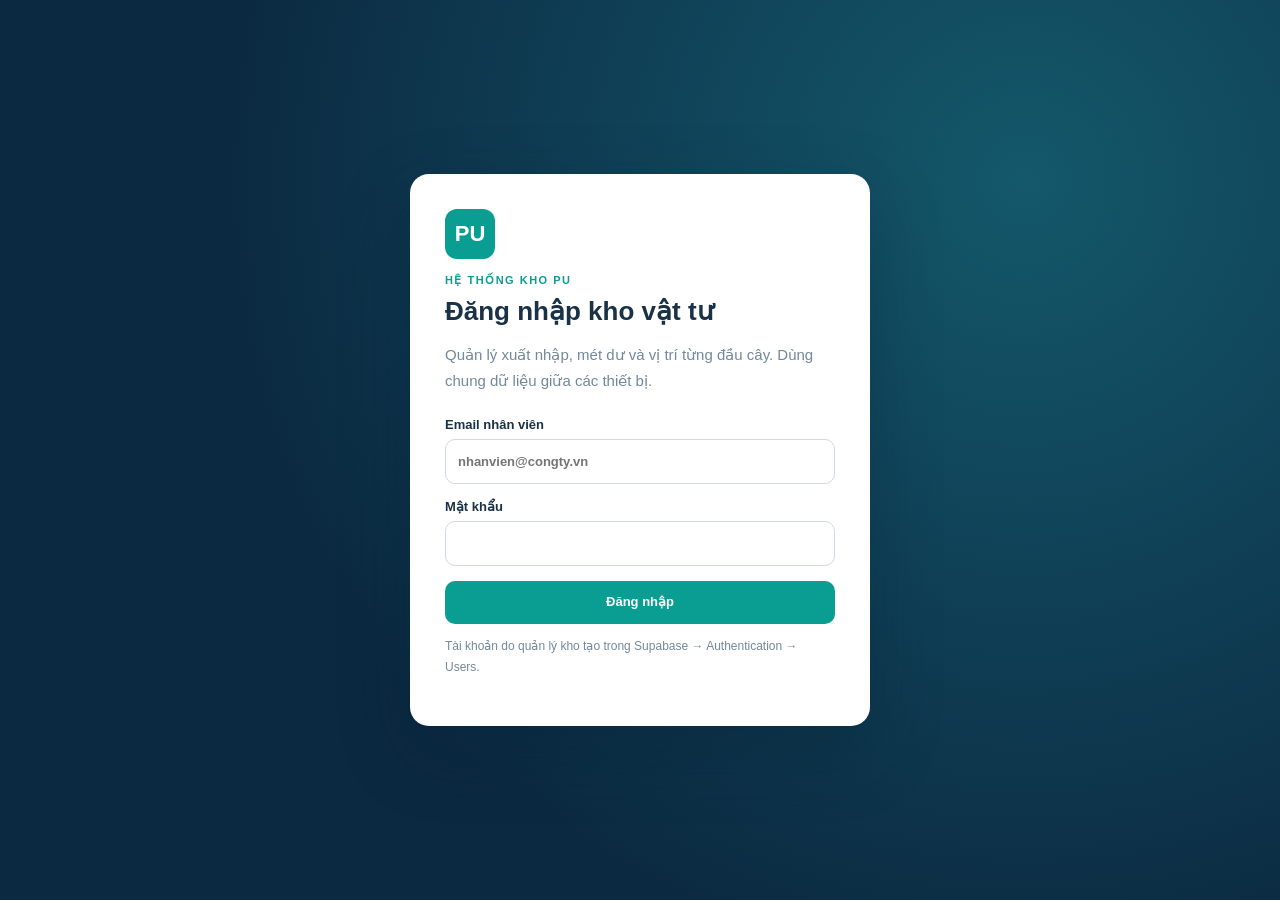
<file: index.html>
<!doctype html>
<html lang="vi">
<head>
  <meta charset="utf-8">
  <meta name="viewport" content="width=device-width,initial-scale=1,viewport-fit=cover">
  <meta name="theme-color" content="#0b2941">
  <meta name="description" content="Quản lý kho vật tư PU may giày - SAP, P/O, cây PU, mét dư, vị trí và mã QR.">
  <title>KHO PU · Quản lý vật tư may giày</title>
  <link rel="stylesheet" href="./style.css">
  <script defer src="./vendor/supabase.min.js"></script>
  <script defer src="./vendor/html5-qrcode.min.js"></script>
  <script defer src="./vendor/qrcode.min.js"></script>
  <script defer src="./vendor/exceljs.min.js"></script>
  <script defer src="./config.js"></script>
  <script defer src="./app.js"></script>
</head>
<body>
  <div id="toast" role="status" aria-live="polite"></div>
  <section id="login-screen" class="login-screen" hidden>
    <div class="login-card">
      <div class="login-icon">PU</div>
      <div class="small-heading">HỆ THỐNG KHO PU</div>
      <h1>Đăng nhập kho vật tư</h1>
      <p class="secondary">Quản lý xuất nhập, mét dư và vị trí từng đầu cây. Dùng chung dữ liệu giữa các thiết bị.</p>
      <form id="login-form" class="stack">
        <label>Email nhân viên<input type="email" name="email" autocomplete="username" required placeholder="nhanvien@congty.vn"></label>
        <label>Mật khẩu<input type="password" name="password" autocomplete="current-password" required></label>
        <button class="btn primary block" type="submit">Đăng nhập</button>
      </form>
      <p class="hint">Tài khoản do quản lý kho tạo trong Supabase → Authentication → Users.</p>
      <div id="login-error" class="error-text" role="alert"></div>
    </div>
  </section>
  <div id="app-shell" hidden>
    <header class="topbar">
      <a class="brand" href="./" aria-label="Trang chủ kho PU"><span class="brand-icon">PU</span><span><b>QUẢN LÝ KHO PU</b><small>May giày • Xuất – nhập – tồn</small></span></a>
      <div class="topbar-right"><span id="signed-user" class="signed-user"></span><button class="btn subtle small" id="signout">Đăng xuất</button></div>
    </header>
    <nav class="tabbar" aria-label="Chức năng">
      <button class="tab active" data-tab="home">▦ <span>Tổng quan</span></button>
      <button class="tab" data-tab="inbound">↧ <span>Nhập kho</span></button>
      <button class="tab" data-tab="issue">↗ <span>Xuất kho</span></button>
      <button class="tab" data-tab="rolls">▥ <span>Đầu cây</span></button>
      <button class="tab" data-tab="scan">▣ <span>Quét QR</span></button>
      <button class="tab" data-tab="locations">⌘ <span>Vị trí</span></button>
      <button class="tab" data-tab="history">◷ <span>Lịch sử</span></button>
      <button class="tab" data-tab="reports">▤ <span>Báo cáo</span></button>
    </nav>
    <main class="main-container">
      <div id="loading" class="loading">Đang tải dữ liệu kho...</div>
      <div id="view"></div>
    </main>
    <footer>Kho PU · Dữ liệu đồng bộ trực tuyến và phân quyền đăng nhập</footer>
  </div>
  <section id="setup-screen" class="login-screen" hidden>
    <div class="login-card">
      <div class="login-icon">⚙</div>
      <h1>Chưa cấu hình dữ liệu kho</h1>
      <p class="secondary">Website đã sẵn sàng cho GitHub Pages. Để dùng chung dữ liệu, hãy tạo Supabase và điền Project URL cùng Publishable key vào file <code>config.js</code>.</p>
      <p class="hint">Xem file README_HUONG_DAN.md trong bộ mã nguồn. Tuyệt đối không đưa Secret / Service role key vào GitHub.</p>
    </div>
  </section>
</body>
</html>
</file>
<file: style.css>
:root{--navy:#0b2941;--accent:#099e91;--accentdark:#007d75;--bg:#f5f7fb;--ink:#1a3246;--muted:#72899a;--line:#dfe8ef;--soft:#eff8f6;font-family:Inter,-apple-system,BlinkMacSystemFont,"Segoe UI",Roboto,Arial,sans-serif}
*{box-sizing:border-box}html{font-size:15px}body{margin:0;background:var(--bg);color:var(--ink)}[hidden]{display:none!important}button,input,select,textarea{font:inherit}button{cursor:pointer}a{color:#007c80;text-decoration:none}a:hover{text-decoration:underline}input,select,textarea{background:#fff;color:var(--ink);border:1px solid #cfdae4;border-radius:10px;padding:12px;min-height:45px;max-width:100%;width:100%;outline:none}input:focus,select:focus,textarea:focus{border-color:var(--accent);box-shadow:0 0 0 3px #0eaa9120}textarea{min-height:100px;resize:vertical}label{display:grid;gap:7px;font-size:13px;font-weight:700}.secondary,.hint,.muted{color:var(--muted)}.hint{font-size:12px;line-height:1.6}.small-heading{font-size:11px;color:var(--accent);font-weight:800;letter-spacing:1.5px}.stack{display:grid;gap:15px}.btn{display:inline-flex;align-items:center;justify-content:center;gap:7px;padding:12px 16px;font-weight:700;border-radius:10px;border:1px solid transparent;white-space:nowrap;line-height:1.3;font-size:13px}.btn.primary{background:var(--accent);color:white}.btn.primary:hover{background:var(--accentdark)}.btn.subtle{background:white;color:#456175;border-color:#cfdee6}.btn.danger{background:#e65555;color:#fff}.btn.small{font-size:12px;padding:8px 11px}.btn.block{width:100%}.btn:disabled{opacity:.55;cursor:not-allowed}.error-text{color:#b73333;margin-top:14px;font-size:13px}.login-screen{min-height:100dvh;background:radial-gradient(circle at 80% 20%,#14586b,var(--navy) 65%);display:grid;place-items:center;padding:20px}.login-card{background:#fff;border-radius:19px;padding:35px;width:100%;max-width:460px;box-shadow:0 25px 70px #06213755}.login-icon,.brand-icon{display:grid;place-items:center;background:var(--accent);color:#fff;border-radius:12px;font-size:22px;font-weight:850;width:50px;height:50px;margin-bottom:15px}.login-card h1{font-size:26px;line-height:1.2;margin:9px 0}.login-card p{line-height:1.7}.login-card form{margin-top:24px}
.topbar{background:var(--navy);padding:15px max(20px,calc((100% - 1280px)/2));color:#fff;display:flex;justify-content:space-between;align-items:center;gap:12px}.brand{display:flex;align-items:center;gap:12px;color:#fff}.brand:hover{text-decoration:none}.brand-icon{height:39px;width:39px;font-size:17px;margin:0}.brand b{display:block;letter-spacing:.6px;font-size:14px}.brand small{display:block;color:#a5c1cf;font-size:10px;margin-top:3px}.topbar-right{display:flex;align-items:center;gap:10px}.signed-user{font-size:12px;color:#adc7d3;max-width:165px;text-overflow:ellipsis;overflow:hidden;white-space:nowrap}.tabbar{background:#fff;border-bottom:1px solid var(--line);padding:9px max(14px,calc((100% - 1280px)/2));display:flex;gap:6px;overflow-x:auto;scrollbar-width:thin}.tab{color:#658092;background:none;border:0;border-radius:9px;padding:12px 14px;display:flex;align-items:center;gap:9px;font-size:13px;font-weight:700;white-space:nowrap}.tab.active{color:var(--accentdark);background:#e9f8f4}.main-container{max-width:1280px;margin:0 auto;padding:28px 20px;min-height:calc(100dvh - 180px)}footer{text-align:center;padding:15px;color:#a0abb8;font-size:11px}.loading{color:#8294a2;padding:20px;text-align:center}.page-title{display:flex;justify-content:space-between;align-items:center;flex-wrap:wrap;gap:13px;margin-bottom:22px}.page-title h1{font-size:25px;margin:0 0 7px;letter-spacing:-.6px}.page-title p{font-size:13px;margin:0;color:var(--muted)}.action-row{display:flex;gap:10px;align-items:center;flex-wrap:wrap}.card{border:1px solid #e4eaf0;background:#fff;border-radius:14px;box-shadow:0 5px 18px #102e4f08;padding:21px;margin-bottom:17px;min-width:0}.card h2{font-size:16px;margin:0 0 18px}.stat-grid{display:grid;grid-template-columns:repeat(4,1fr);gap:14px;margin-bottom:20px}.stat{padding:19px;border:1px solid #e4eaf0;background:white;border-radius:13px}.stat .icon{display:grid;place-items:center;background:#e7f7f2;border-radius:10px;width:39px;height:39px;font-size:22px;color:var(--accent)}.stat small{display:block;margin:10px 0 4px;color:#7c8ea0}.stat strong{font-size:27px;letter-spacing:-.8px}.stat strong em{font-size:14px;font-style:normal;font-weight:500}.quick-grid{display:grid;grid-template-columns:repeat(4,1fr);gap:12px}.quick{display:flex;align-items:center;gap:10px;background:#fff;border:1px solid #e4eaf0;border-radius:13px;padding:17px;text-align:left;font-size:13px;color:var(--ink);font-weight:700}.quick i{font-size:25px;font-style:normal;color:var(--accent)}.quick:hover{border-color:var(--accent)}.cols{display:grid;grid-template-columns:1.5fr 1fr;gap:18px;align-items:start}.form-grid{display:grid;grid-template-columns:repeat(2,minmax(0,1fr));gap:15px}.full{grid-column:1/-1}.form-actions{display:flex;gap:9px;flex-wrap:wrap;align-items:center;margin-top:18px}.notice{background:#eff8f6;border-left:3px solid var(--accent);border-radius:7px;padding:13px;font-size:12px;color:#3a7972;line-height:1.7;margin:13px 0}.table-scroll{overflow-x:auto}table{border-collapse:collapse;width:100%;min-width:670px;text-align:left;font-size:12px}thead{background:#f7f9fb;color:#728596}th,td{padding:12px;border-bottom:1px solid #ecf0f4;vertical-align:middle}td small{display:block;color:#90a0ae;margin-top:4px}tr.partial{background:#fff9e9}tr.empty{background:#fff0f0}.tag{font-size:11px;font-weight:800;border-radius:100px;padding:5px 9px;white-space:nowrap;display:inline-block}.tag.ok{background:#e1f7e9;color:#198654}.tag.partial{background:#fff0ce;color:#ae7f1c}.tag.empty{background:#ffe1e2;color:#bf494f}.tag.info{background:#e7f1ff;color:#396cb8}.filters{display:flex;gap:8px;flex-wrap:wrap;margin-bottom:15px}.filters input,.filters select{width:auto;flex:1;min-width:115px}.filters input{flex:2}.empty-state{text-align:center;padding:33px;color:#8ba0b0;font-size:13px}.pill{border-radius:30px;background:#eaf7f5;padding:7px 10px;color:var(--accentdark);font-size:11px;font-weight:700}.meter-cards{display:grid;grid-template-columns:repeat(3,1fr);gap:9px;margin:18px 0}.meter-cards div{padding:14px;background:#f7f9fb;border-radius:9px}.meter-cards small{display:block;color:#8495a5;margin-bottom:8px}.meter-cards b{font-size:23px}.meter-cards .green{background:#e5f7f0;color:#00826a}.progress{height:12px;background:#edf1f5;border-radius:8px;overflow:hidden}.progress span{display:block;background:#21b398;height:100%}.qr-preview{display:flex;justify-content:center;background:white;padding:12px}.qr-preview img,.qr-preview canvas{max-width:100%!important}.labels{display:grid;grid-template-columns:repeat(2,1fr);gap:13px}.label{border:2px solid #1c3446;background:white;padding:13px;break-inside:avoid}.label-head{display:flex;align-items:center;justify-content:space-between;gap:12px}.label-head h3{font-size:17px;margin:7px 0;word-break:break-all}.label-head small{display:block;font-size:11px}.label-qr{width:110px;height:110px;flex:none}.label-qr img,.label-qr canvas{max-width:100%}.label-foot{border-top:1px dashed #aaa;margin-top:9px;padding-top:9px;font-size:11px;display:flex;justify-content:space-between;gap:8px;flex-wrap:wrap}.scanner{background:#0d2b40;color:white;min-height:280px;display:grid;place-items:center;border-radius:12px;overflow:hidden}.scanner #reader{width:100%}.scanner video{max-width:100%}.camera-msg{text-align:center;font-size:12px;padding:15px;color:#b8d8dc}.hidden-print{}
#toast{position:fixed;z-index:999;top:14px;left:50%;transform:translateX(-50%);max-width:min(94vw,600px);pointer-events:none;min-width:0}#toast:not(:empty){background:#103d4c;color:#fff;padding:13px 19px;border-radius:11px;box-shadow:0 12px 30px #0003;text-align:center;font-size:13px}#toast.error:not(:empty){background:#a43739}
.chosen-roll{display:flex;align-items:center;justify-content:space-between;gap:18px;background:#eef9f7;border:1px solid #b8e5de;border-radius:12px;padding:16px;margin:12px 0 18px}.chosen-roll h2{margin:4px 0 7px;overflow-wrap:anywhere}.chosen-roll small,.chosen-balance small{display:block;color:#587e84;font-size:12px}.chosen-roll p{margin:4px 0;color:#436170;font-size:13px}.chosen-balance{text-align:right;min-width:115px}.chosen-balance strong{display:block;color:#00826a;font-size:26px;white-space:nowrap}.issue-form{display:flex;flex-wrap:wrap;align-items:end;gap:12px;margin:20px 0 12px}.issue-form label{min-width:180px;flex:1}.issue-form button{min-height:45px}.issue-selected td{background:#e1f9f1!important}.issue-selected td:first-child{box-shadow:inset 4px 0 #099e91}
@media(max-width:930px){.stat-grid,.quick-grid{grid-template-columns:repeat(2,minmax(0,1fr))}.cols{grid-template-columns:1fr}}
@media(max-width:520px){.topbar{padding:11px 12px}.brand small{display:none}.brand b{font-size:12px}.signed-user{display:none}.tabbar{padding:6px;gap:2px}.tab{padding:10px}.tab span{font-size:11px}.main-container{padding:16px 10px}.page-title h1{font-size:21px}.card{padding:15px}.stat-grid,.quick-grid{gap:8px}.stat{padding:13px}.stat strong{font-size:22px}.quick{padding:12px;font-size:12px}.form-grid{grid-template-columns:1fr}.meter-cards{gap:5px}.meter-cards div{padding:9px}.meter-cards b{font-size:18px}.labels{grid-template-columns:1fr}.login-card{padding:25px}}
@media(max-width:520px){.chosen-roll{align-items:flex-start;flex-direction:column}.chosen-balance{text-align:left}.issue-form{display:grid;grid-template-columns:1fr}.issue-form label{min-width:0}}
@media print{@page{size:A4;margin:9mm}body,.main-container{background:#fff!important}.topbar,.tabbar,footer,.hidden-print,#toast{display:none!important}.main-container{padding:0;margin:0;max-width:none}.labels{grid-template-columns:repeat(2,1fr);gap:5mm}.label{border:1px solid #111;border-radius:0;padding:3mm}.label-head h3{font-size:14px}.label-qr{width:30mm;height:30mm}.label-foot{font-size:10px}}
</file>
